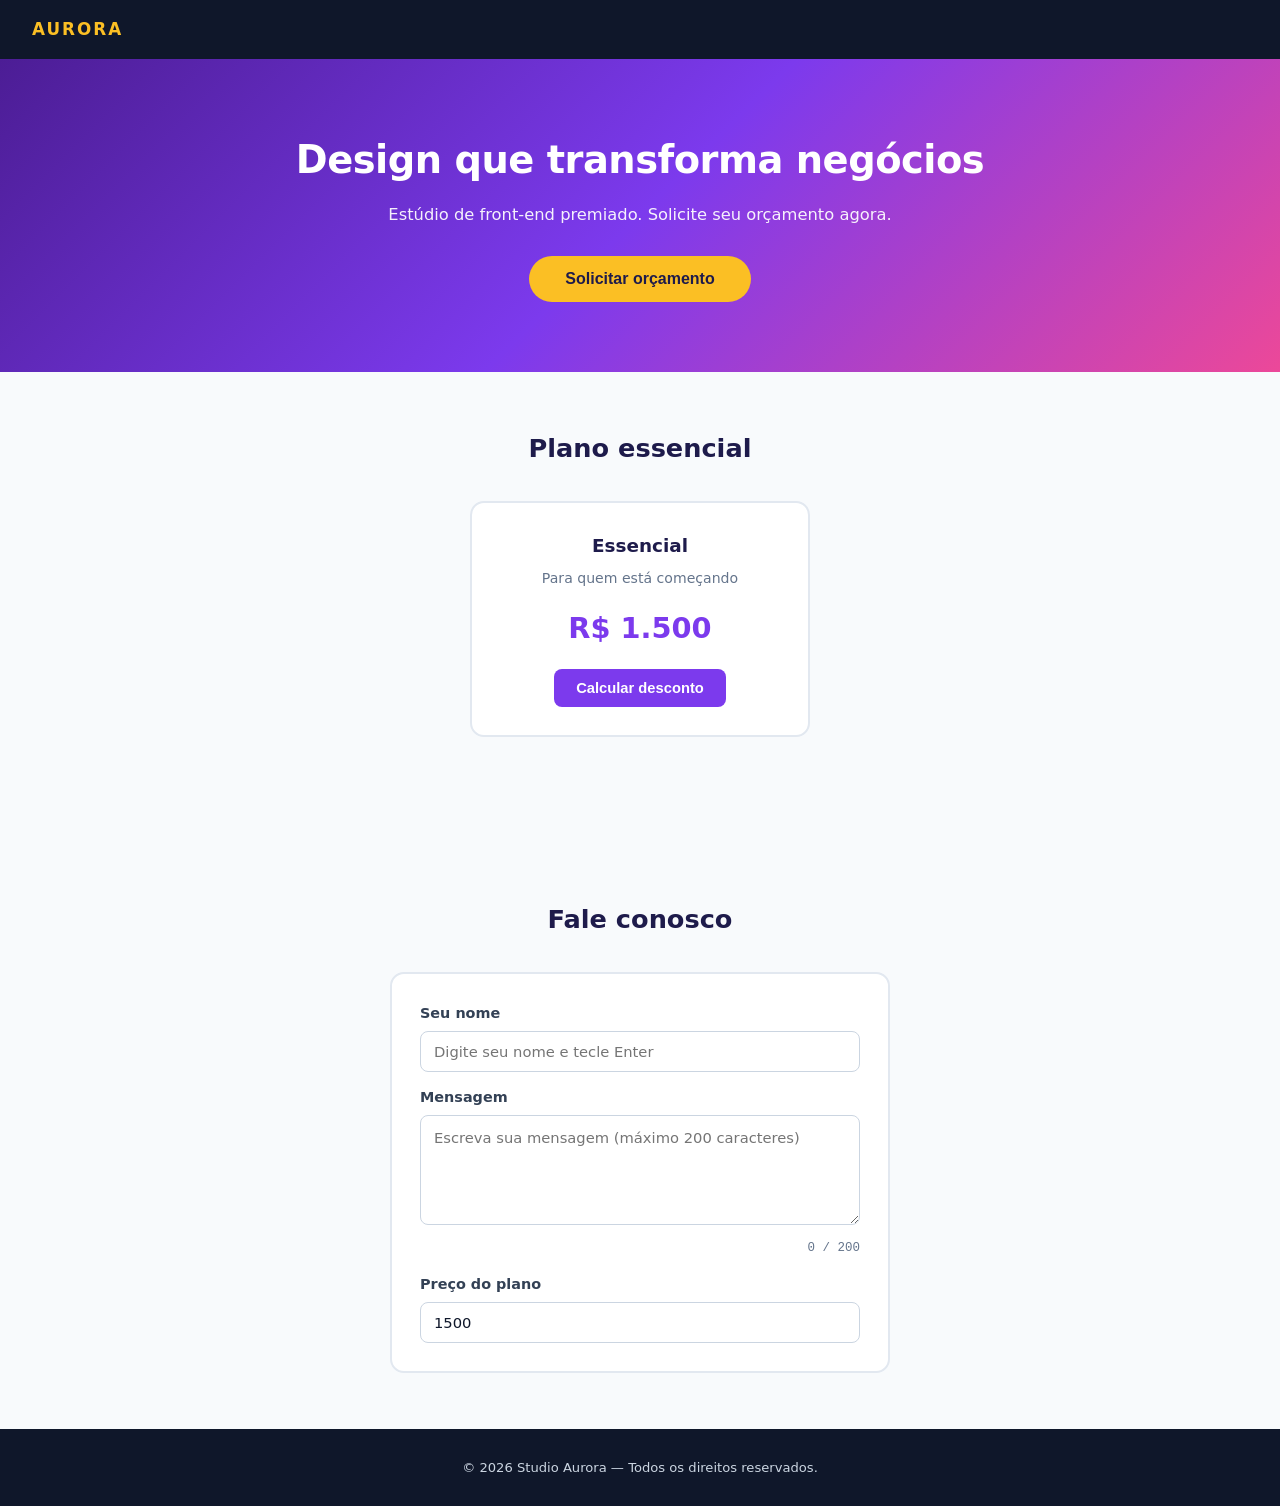
<file: desafios/projetoaurora.html>
<!DOCTYPE html>
<html lang="pt-BR">

<head>
    <meta charset="UTF-8">
    <meta name="viewport" content="width=device-width, initial-scale=1.0">
    <title>Studio Aurora</title>
    <style>
        * {
            margin: 0;
            padding: 0;
            box-sizing: border-box;
        }

        body {
            font-family: 'Segoe UI', system-ui, sans-serif;
            background: #f8fafc;
            color: #0f172a;
            line-height: 1.6;
        }

        .topo {
            background: #0f172a;
            color: #fff;
            padding: 16px 32px;
            display: flex;
            justify-content: space-between;
            align-items: center;
        }

        .topo .marca {
            font-weight: 800;
            letter-spacing: 2px;
            color: #fbbf24;
            font-size: 1.05rem;
        }

        .hero {
            background: linear-gradient(135deg, #4c1d95 0%, #7c3aed 50%, #ec4899 100%);
            color: #fff;
            padding: 70px 32px;
            text-align: center;
        }

        .hero h1 {
            font-size: 2.4rem;
            margin-bottom: 12px;
            letter-spacing: -.5px;
        }

        .hero p {
            max-width: 520px;
            margin: 0 auto 28px;
            opacity: .93;
            font-size: 1.02rem;
        }

        .btn-hero {
            background: #fbbf24;
            color: #1e1b4b;
            padding: 14px 36px;
            border-radius: 30px;
            font-weight: 800;
            border: none;
            cursor: pointer;
            font-size: 1rem;
        }

        .btn-hero:hover {
            background: #f59e0b;
        }

        .secao {
            max-width: 900px;
            margin: 0 auto;
            padding: 56px 32px;
        }

        .secao h2 {
            text-align: center;
            font-size: 1.6rem;
            color: #1e1b4b;
            margin-bottom: 32px;
            font-weight: 800;
        }

        .card {
            max-width: 340px;
            margin: 0 auto;
            background: #fff;
            border: 2px solid #e2e8f0;
            border-radius: 14px;
            padding: 28px 24px;
            text-align: center;
        }

        .card h3 {
            color: #1e1b4b;
            font-size: 1.15rem;
            margin-bottom: 6px;
        }

        .card .descricao {
            color: #64748b;
            font-size: .88rem;
            margin-bottom: 16px;
        }

        .card .preco {
            font-size: 1.8rem;
            font-weight: 800;
            color: #7c3aed;
            margin-bottom: 18px;
        }

        .btn-calcular {
            background: #7c3aed;
            color: #fff;
            padding: 11px 22px;
            border-radius: 8px;
            font-weight: 800;
            border: none;
            cursor: pointer;
            font-size: .92rem;
        }

        .btn-calcular:hover {
            background: #6d28d9;
        }

        .resultado {
            text-align: center;
            margin-top: 22px;
            font-weight: 800;
            font-size: 1.05rem;
            color: #16a34a;
            min-height: 28px;
        }

        .form {
            max-width: 500px;
            margin: 0 auto;
            background: #fff;
            border: 2px solid #e2e8f0;
            border-radius: 14px;
            padding: 28px;
        }

        .form label {
            display: block;
            font-weight: 700;
            margin-top: 14px;
            margin-bottom: 6px;
            font-size: .9rem;
            color: #334155;
        }

        .form label:first-child {
            margin-top: 0;
        }

        .form input,
        .form textarea {
            width: 100%;
            padding: 11px 13px;
            border: 1px solid #cbd5e1;
            border-radius: 8px;
            font-family: inherit;
            font-size: .92rem;
            color: #0f172a;
        }

        .form textarea {
            min-height: 110px;
            resize: vertical;
            line-height: 1.5;
        }

        .form .contador {
            text-align: right;
            font-size: .78rem;
            color: #64748b;
            margin-top: 6px;
            font-family: monospace;
        }

        .rodape {
            background: #0f172a;
            color: #cbd5e1;
            padding: 28px 32px;
            text-align: center;
            font-size: .82rem;
        }
    </style>
</head>

<body>

    <header class="topo">
        <span class="marca">AURORA</span>
    </header>

    <section class="hero">
        <h1>Design que transforma negócios</h1>
        <p>Estúdio de front-end premiado. Solicite seu orçamento agora.</p>
        <!-- BUG 1: onclick com nome incorreto -->
        <button id="btn-orcamento" class="btn-hero" onclick="solicitarOrcamento()">Solicitar orçamento</button>
    </section>

    <section class="secao">
        <h2>Plano essencial</h2>
        <div id="card-preco" class="card">
            <h3>Essencial</h3>
            <p class="descricao">Para quem está começando</p>
            <div class="preco">R$ 1.500</div>
            <button id="btn-calcular" class="btn-calcular">Calcular desconto</button>
        </div>
        <div id="resultado-preco" class="resultado"></div>
    </section>

    <section class="secao">
        <h2>Fale conosco</h2>
        <div class="form">
            <label for="nome">Seu nome</label>
            <input type="text" id="nome" placeholder="Digite seu nome e tecle Enter">
            <label for="mensagem">Mensagem</label>
            <textarea id="mensagem" placeholder="Escreva sua mensagem (máximo 200 caracteres)"></textarea>
            <div class="contador" id="contador">0 / 200</div>
            <label for="preco">Preço do plano</label>
            <input type="number" id="preco" value="1500">
        </div>
    </section>

    <footer class="rodape">
        <p>© 2026 Studio Aurora — Todos os direitos reservados.</p>
    </footer>

    <script>
        // BUG 1
        function solicitarOrcamento() {
            alert("Obrigado pelo interesse! Entraremos em contato em breve.");
        }

        // BUG 2
        document.getElementById("nome").addEventListener("change", personalizarSaudacao);

        function personalizarSaudacao() {
            let campo = document.getElementById("nome");
            let nome = campo.value;
            if (nome) {
                alert("Olá, " + nome + "! Seja bem-vindo(a).");
            }
        }

        // BUG 3
       document.getElementById("card-preco").addEventListener("mouseover", entrarNoCard); 
       document.getElementById("card-preco").addEventListener("mouseout", sairDoCard);

        function entrarNoCard() {
            this.style.background = "#fef3c7";
            this.style.borderColor = "#d97706";
        }

        function sairDoCard() {
            this.style.background = "#ffffff";
            this.style.borderColor = "#e2e8f0";
        }

        // BUG 4
       function calcularDesconto(preco) { const taxa = 0.1;
         let desconto = preco * taxa;
         let precoFinal = preco - desconto;
         return precoFinal; }

        function calcularEExibir() {
            let preco = parseFloat(document.getElementById("preco").value);
            let resultado = calcularDesconto(preco);
            document.getElementById("resultado-preco").textContent = "Com desconto: R$ " + resultado.toFixed(2);
        }

        document.getElementById("btn-calcular").addEventListener("click", calcularEExibir);

        // BUG 5
        function contarCaracteres(texto) {
            let total = 0;
            for (let i = 0; i < texto.length; i++) {
                total = total + 1;
            }
            return total;
        }

        function atualizarContador() {
            let texto = document.getElementById("mensagem").value;
            let total = contarCaracteres(texto);
            let campo = document.getElementById("contador");
            campo.textContent = total + " / 200";
            console.log("Contador: " + total + " caracteres (esperado: " + texto.length + ")");
        }

        document.getElementById("mensagem").addEventListener("input", atualizarContador);
    </script>
</body>

</html>
</file>
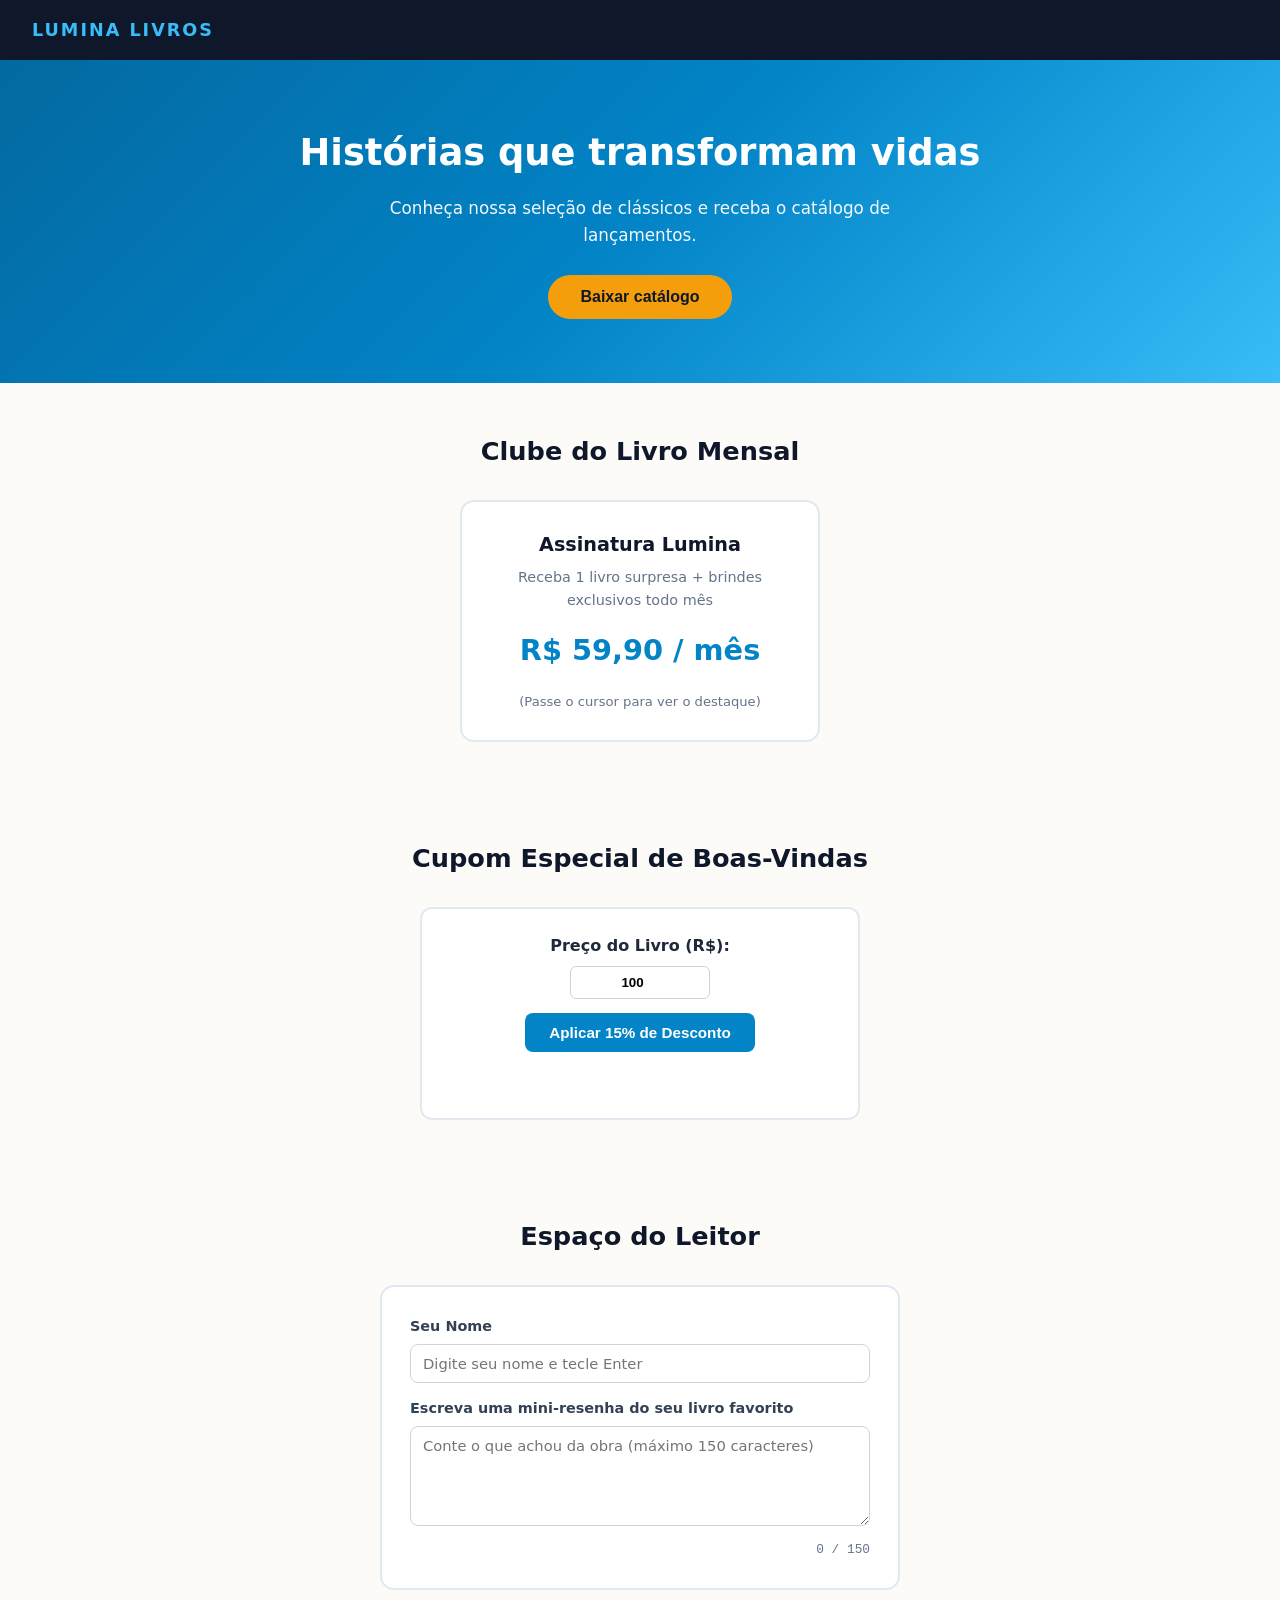
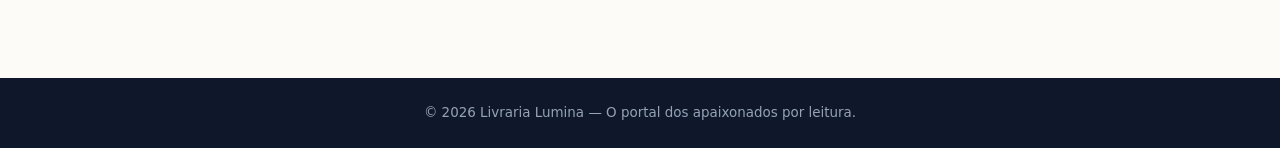
<file: desafios/projetolumina.html>
<!DOCTYPE html>
<html lang="pt-BR">

<head>
    <meta charset="UTF-8">
    <meta name="viewport" content="width=device-width, initial-scale=1.0">
    <title>Livraria Lumina</title>
    <style>
        * {
            margin: 0;
            padding: 0;
            box-sizing: border-box;
        }

        body {
            font-family: 'Segoe UI', system-ui, sans-serif;
            background: #fdfbf7;
            color: #1e293b;
            line-height: 1.6;
        }

        .topo {
            background: #0f172a;
            color: #fff;
            padding: 16px 32px;
            display: flex;
            justify-content: space-between;
            align-items: center;
        }

        .topo .marca {
            font-weight: 800;
            letter-spacing: 2px;
            color: #38bdf8;
            font-size: 1.1rem;
        }

        .hero {
            background: linear-gradient(135deg, #0369a1 0%, #0284c7 50%, #38bdf8 100%);
            color: #fff;
            padding: 64px 24px;
            text-align: center;
        }

        .hero h1 {
            font-size: 2.3rem;
            margin-bottom: 12px;
            font-weight: 800;
        }

        .hero p {
            max-width: 540px;
            margin: 0 auto 26px;
            font-size: 1.05rem;
            opacity: 0.95;
        }

        .btn-hero {
            background: #f59e0b;
            color: #0f172a;
            padding: 13px 32px;
            border-radius: 30px;
            font-weight: 800;
            border: none;
            cursor: pointer;
            font-size: 1rem;
            transition: 0.2s;
        }

        .btn-hero:hover {
            background: #d97706;
            color: #fff;
        }

        .secao {
            max-width: 860px;
            margin: 0 auto;
            padding: 48px 24px;
        }

        .secao h2 {
            text-align: center;
            font-size: 1.6rem;
            color: #0f172a;
            margin-bottom: 28px;
            font-weight: 800;
        }

        .card {
            max-width: 360px;
            margin: 0 auto;
            background: #ffffff;
            border: 2px solid #e2e8f0;
            border-radius: 14px;
            padding: 28px;
            text-align: center;
            transition: 0.2s;
        }

        .card h3 {
            color: #0f172a;
            font-size: 1.2rem;
            margin-bottom: 6px;
        }

        .card .descricao {
            color: #64748b;
            font-size: 0.9rem;
            margin-bottom: 14px;
        }

        .card .preco {
            font-size: 1.8rem;
            font-weight: 800;
            color: #0284c7;
            margin-bottom: 18px;
        }

        .box-cupom {
            max-width: 440px;
            margin: 0 auto;
            background: #fff;
            border: 2px solid #e2e8f0;
            border-radius: 12px;
            padding: 24px;
            text-align: center;
        }

        .btn-acao {
            background: #0284c7;
            color: #fff;
            padding: 11px 24px;
            border-radius: 8px;
            font-weight: 700;
            border: none;
            cursor: pointer;
            font-size: 0.95rem;
        }

        .btn-acao:hover {
            background: #0369a1;
        }

        .resultado {
            text-align: center;
            margin-top: 16px;
            font-weight: 800;
            font-size: 1.05rem;
            color: #16a34a;
            min-height: 26px;
        }

        .form {
            max-width: 520px;
            margin: 0 auto;
            background: #fff;
            border: 2px solid #e2e8f0;
            border-radius: 14px;
            padding: 28px;
        }

        .form label {
            display: block;
            font-weight: 700;
            margin-top: 14px;
            margin-bottom: 6px;
            font-size: 0.9rem;
            color: #334155;
        }

        .form label:first-child {
            margin-top: 0;
        }

        .form input,
        .form textarea {
            width: 100%;
            padding: 10px 12px;
            border: 1px solid #cbd5e1;
            border-radius: 8px;
            font-family: inherit;
            font-size: 0.92rem;
            color: #0f172a;
        }

        .form textarea {
            min-height: 100px;
            resize: vertical;
        }

        .form .contador {
            text-align: right;
            font-size: 0.8rem;
            color: #64748b;
            margin-top: 6px;
            font-family: monospace;
        }

        .rodape {
            background: #0f172a;
            color: #94a3b8;
            padding: 24px;
            text-align: center;
            font-size: 0.84rem;
            margin-top: 40px;
        }
    </style>
</head>

<body>

    <header class="topo">
        <span class="marca">LUMINA LIVROS</span>
    </header>

    <section class="hero">
        <h1>Histórias que transformam vidas</h1>
        <p>Conheça nossa seleção de clássicos e receba o catálogo de lançamentos.</p>
        <!-- BUG 1 -->
        <button id="btn-catalogo" class="btn-hero" onclick="baixarCatalogo()">Baixar catálogo</button>
    </section>

    <section class="secao">
        <h2>Clube do Livro Mensal</h2>
        <!-- BUG 3 -->
        <div id="card-clube" class="card">
            <h3>Assinatura Lumina</h3>
            <p class="descricao">Receba 1 livro surpresa + brindes exclusivos todo mês</p>
            <div class="preco">R$ 59,90 / mês</div>
            <p style="font-size: 0.82rem; color: #64748b;">(Passe o cursor para ver o destaque)</p>
        </div>
    </section>

    <section class="secao">
        <h2>Cupom Especial de Boas-Vindas</h2>
        <div class="box-cupom">
            <label style="display:block; font-weight:700; margin-bottom:8px;" for="valor-livro">Preço do Livro
                (R$):</label>
            <input type="number" id="valor-livro" value="100"
                style="padding:8px 12px; border:1px solid #cbd5e1; border-radius:6px; width:140px; text-align:center; font-weight:700; margin-bottom:14px;"><br>
            <!-- BUG 4 -->
            <button id="btn-cupom" class="btn-acao">Aplicar 15% de Desconto</button>
            <div id="resultado-cupom" class="resultado"></div>
        </div>
    </section>

    <section class="secao">
        <h2>Espaço do Leitor</h2>
        <div class="form">
            <!-- BUG 2 -->
            <label for="leitor">Seu Nome</label>
            <input type="text" id="leitor" placeholder="Digite seu nome e tecle Enter">

            <!-- BUG 5 -->
            <label for="resenha">Escreva uma mini-resenha do seu livro favorito</label>
            <textarea id="resenha" placeholder="Conte o que achou da obra (máximo 150 caracteres)"></textarea>
            <div class="contador" id="contador-resenha">0 / 150</div>
        </div>
    </section>

    <footer class="rodape">
        <p>© 2026 Livraria Lumina — O portal dos apaixonados por leitura.</p>
    </footer>

    <script>
        // BUG 1
        function baixarCatalogo() {
            alert("Catálogo enviado com sucesso! Verifique sua caixa de entrada.");
        }

        // BUG 2
        document.getElementById("leitor").addEventListener("change", saudarLeitor);

        function saudarLeitor() {
            let campo = document.getElementById("leitor");
            let nome = campo.value;
            if (nome) {
                alert("Olá, " + nome + "! Que bom ter você na Lumina.");
            }
        }

        // BUG 3
        document.getElementById("card-clube").addEventListener("mouseover", destacarClube);
         document.getElementById("card-clube").addEventListener("mouseout", restaurarClube);
        function destacarClube() {
            this.style.background = "#fef3c7";
            this.style.borderColor = "#d97706";
        }

        function restaurarClube() {
            this.style.background = "#ffffff";
            this.style.borderColor = "#e2e8f0";
        }

        // BUG 4
        function aplicarCupomDesconto(valor) {
            const taxaDesconto = 0.15;
            let desconto = valor * taxaDesconto;
            let valorFinal = valor - desconto;
            return valorFinal;
        }

        function calcularCupom() {
            let valor = parseFloat(document.getElementById("valor-livro").value);
            let total = aplicarCupomDesconto(valor);
            document.getElementById("resultado-cupom").textContent = "Total com desconto: R$ " + total.toFixed(2);
        }

        document.getElementById("btn-cupom").addEventListener("click", calcularCupom);

        // BUG 5
        function contarCaracteresResenha(texto) {
            let contagem = 0;
            for (let i = 0; i < texto.length; i++) {
                contagem = contagem + 1;
            }
            return contagem;
        }

        function atualizarContadorResenha() {
            let texto = document.getElementById("resenha").value;
            let total = contarCaracteresResenha(texto);
            let elemento = document.getElementById("contador-resenha");
            elemento.textContent = total + " / 150";
            console.log("Contador da resenha: " + total + " (esperado: " + texto.length + ")");
        }

        document.getElementById("resenha").addEventListener("input", atualizarContadorResenha);
    </script>
</body>

</html>
</file>
